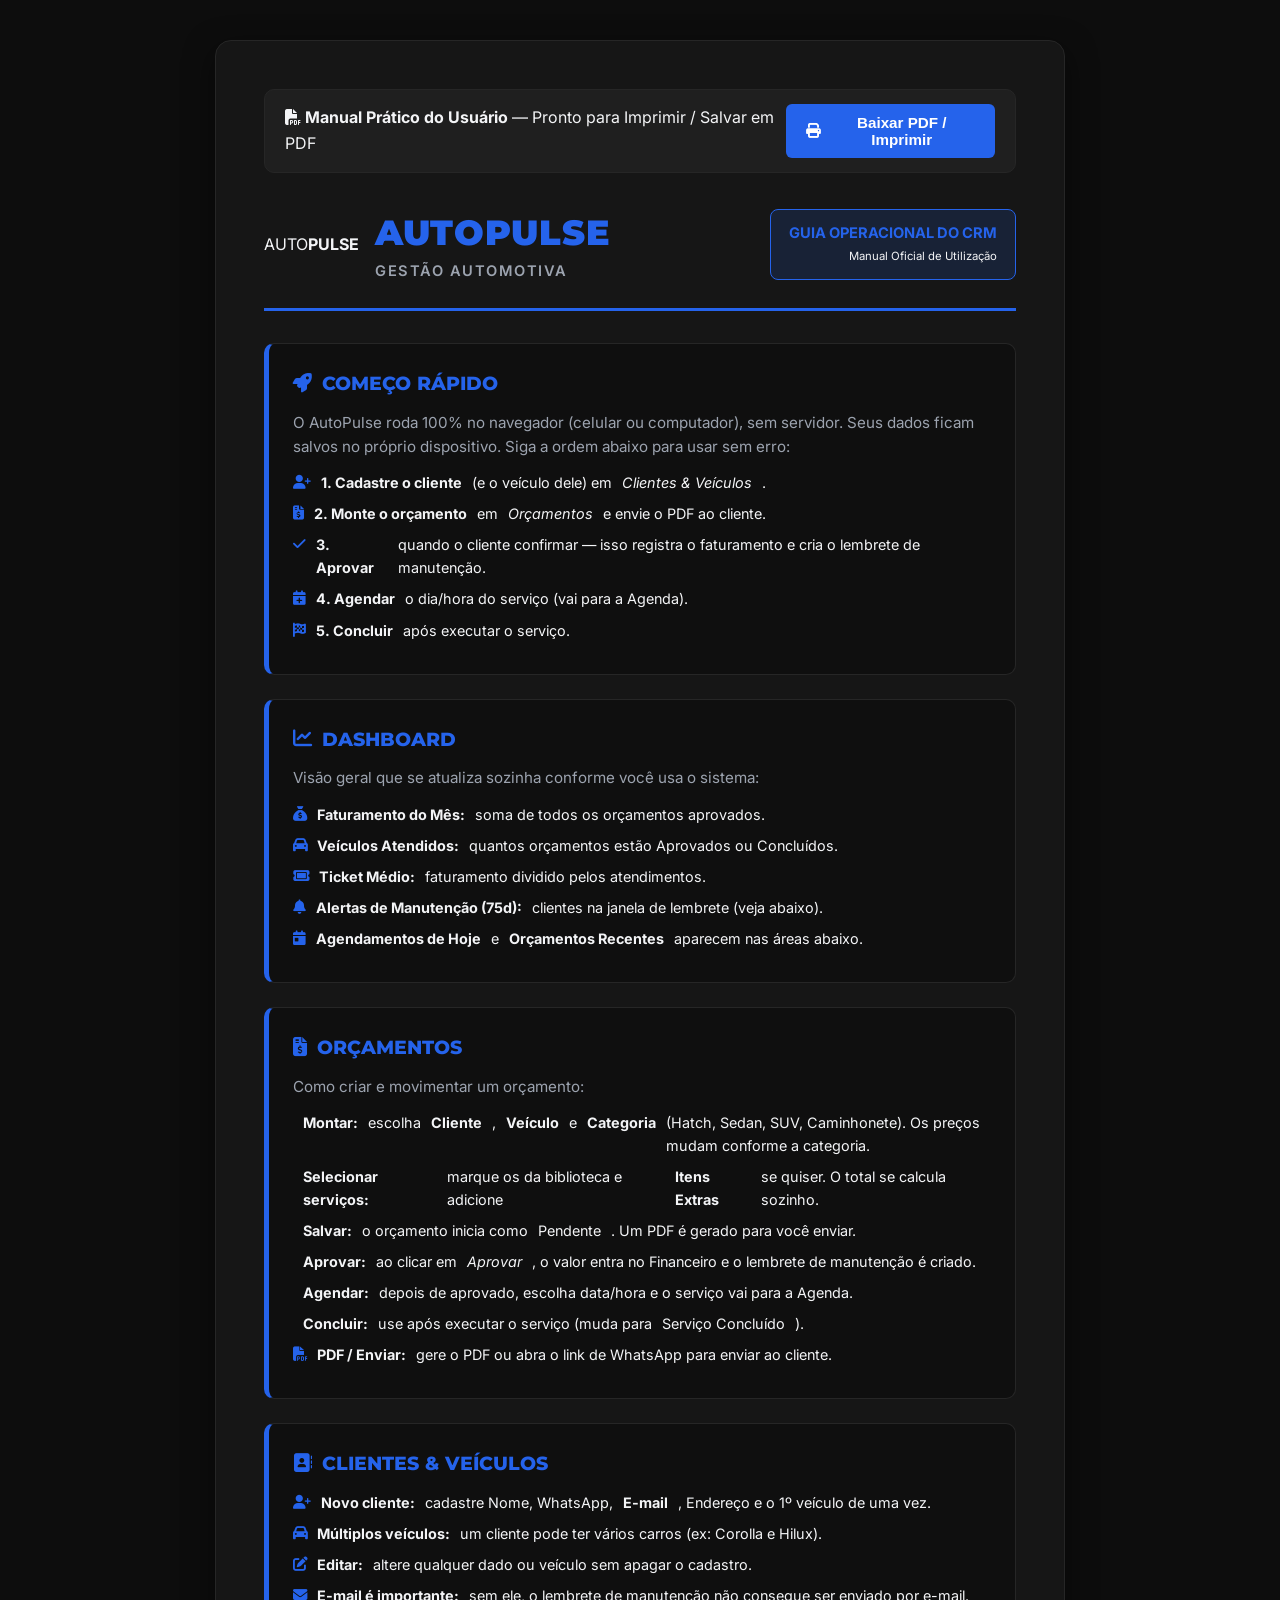
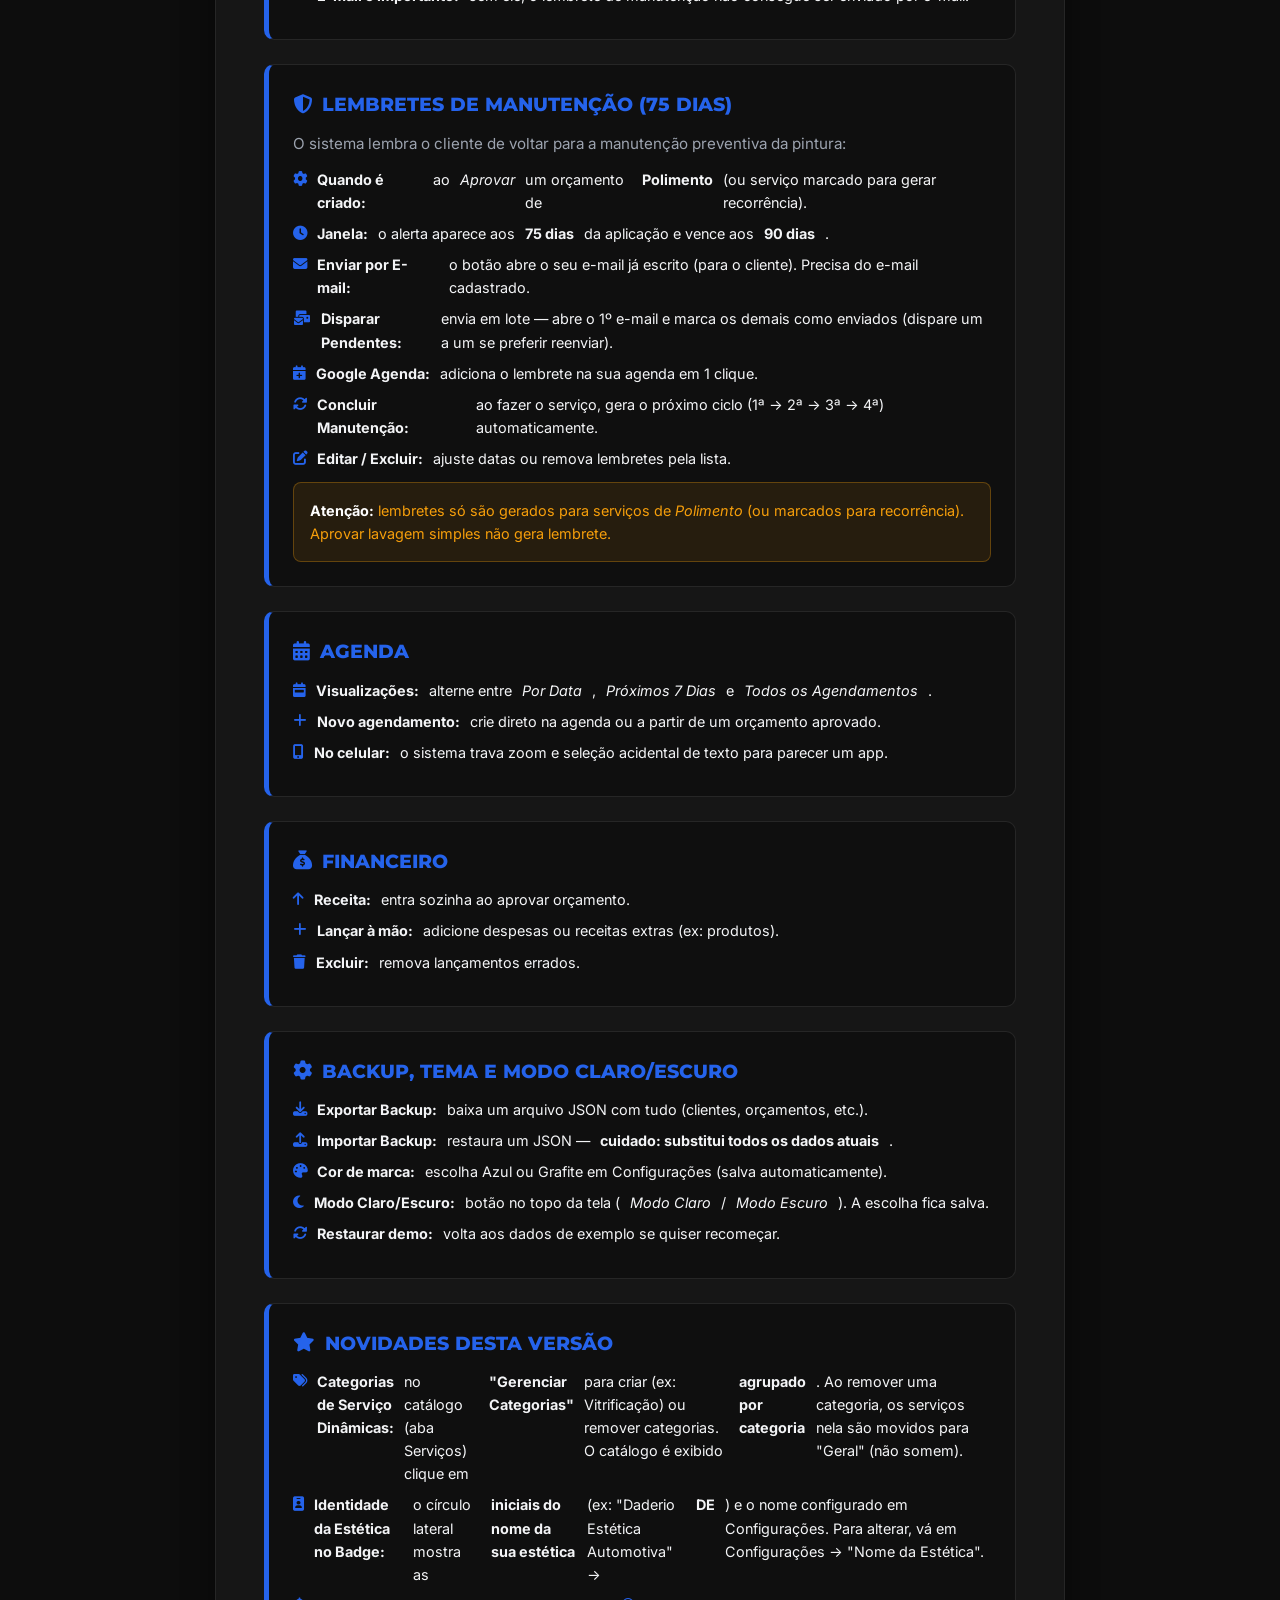
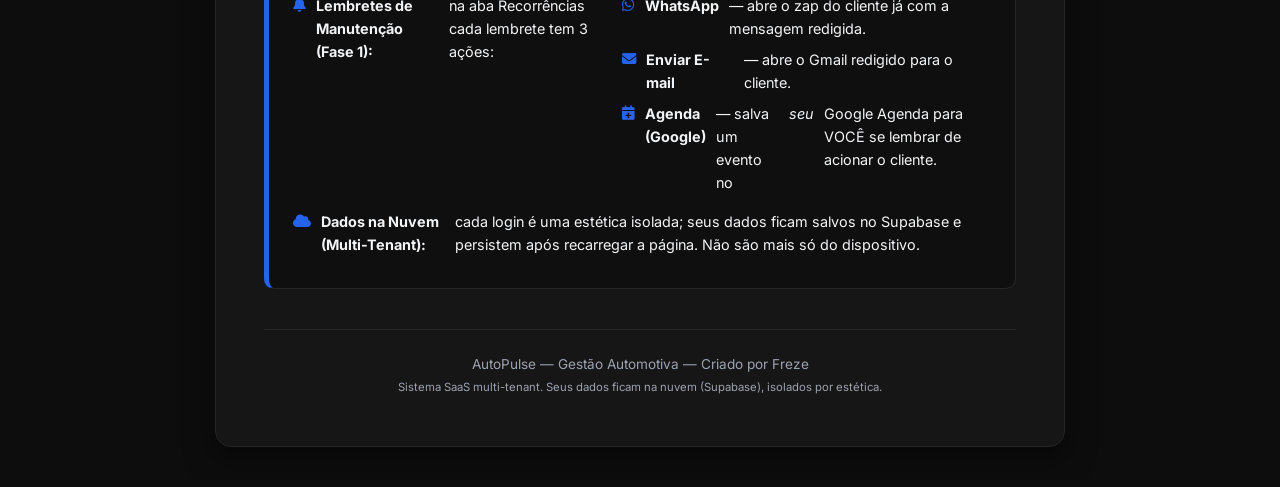
<file: manual.html>
<!DOCTYPE html>
<html lang="pt-BR">
<head>
  <meta charset="UTF-8">
  <meta name="viewport" content="width=device-width, initial-scale=1.0, maximum-scale=1.0, user-scalable=no">
  <title>Manual do Usuário — AutoPulse (Gestão Automotiva)</title>
  <link rel="preconnect" href="https://fonts.googleapis.com">
  <link rel="preconnect" href="https://fonts.gstatic.com" crossorigin>
  <link href="https://fonts.googleapis.com/css2?family=Inter:wght@300;400;500;600;700&family=Montserrat:wght@700;800;900&display=swap" rel="stylesheet">
  <link rel="stylesheet" href="https://cdnjs.cloudflare.com/ajax/libs/font-awesome/6.4.0/css/all.min.css">
  <link rel="icon" type="image/svg+xml" href="favicon.svg">
  <style>
    :root {
      --red: #2563eb;
      --dark: #0d0d0d;
      --card-bg: #161616;
      --text: #f3f4f6;
      --muted: #9ca3af;
      --border: #262626;
    }

    * { margin: 0; padding: 0; box-sizing: border-box; }

    body {
      font-family: 'Inter', sans-serif;
      background-color: var(--dark);
      color: var(--text);
      line-height: 1.6;
      padding: 40px 20px;
    }

    .manual-container {
      max-width: 850px;
      margin: 0 auto;
      background-color: var(--card-bg);
      border: 1px solid var(--border);
      border-radius: 16px;
      padding: 48px;
      box-shadow: 0 10px 30px rgba(0,0,0,0.5);
    }

    .manual-header {
      display: flex;
      justify-content: space-between;
      align-items: center;
      border-bottom: 3px solid var(--red);
      padding-bottom: 24px;
      margin-bottom: 32px;
    }

    .brand-title-wrap {
      display: flex;
      align-items: center;
      gap: 16px;
    }

    .manual-logo-img {
      width: 75px;
      height: 75px;
      object-fit: contain;
      border-radius: 8px;
      background-color: #000;
      padding: 4px;
      border: 1px solid var(--border);
    }

    .brand-title h1 {
      font-family: 'Montserrat', sans-serif;
      font-size: 26pt;
      font-weight: 900;
      color: var(--red);
      letter-spacing: 1px;
      margin: 0;
    }

    .brand-title p {
      font-size: 11pt;
      color: var(--muted);
      font-weight: 600;
      letter-spacing: 1.5px;
    }

    .header-badge {
      background-color: rgba(37, 99, 235, 0.15);
      border: 1px solid var(--red);
      color: var(--text);
      padding: 12px 18px;
      border-radius: 8px;
      text-align: right;
      font-size: 0.85rem;
    }

    .header-badge strong { font-size: 11pt; color: var(--red); }

    .print-bar {
      display: flex;
      justify-content: space-between;
      align-items: center;
      background-color: #1f1f1f;
      padding: 14px 20px;
      border-radius: 10px;
      margin-bottom: 32px;
      border: 1px solid var(--border);
    }

    .btn-print {
      background-color: var(--red);
      color: #fff;
      border: none;
      padding: 10px 20px;
      font-weight: 700;
      font-size: 0.95rem;
      border-radius: 6px;
      cursor: pointer;
      display: flex;
      align-items: center;
      gap: 8px;
    }

    .step-card {
      background-color: #0f0f0f;
      border: 1px solid var(--border);
      border-left: 5px solid var(--red);
      border-radius: 10px;
      padding: 24px;
      margin-bottom: 24px;
    }

    .step-number {
      font-family: 'Montserrat', sans-serif;
      font-size: 1.2rem;
      font-weight: 800;
      color: var(--red);
      display: flex;
      align-items: center;
      gap: 10px;
      margin-bottom: 12px;
    }

    .step-card h3 {
      font-size: 1.15rem;
      color: #fff;
      margin-bottom: 8px;
    }

    .step-card p {
      font-size: 0.95rem;
      color: var(--muted);
      margin-bottom: 12px;
    }

    .step-list {
      list-style: none;
      padding-left: 0;
    }

    .step-list li {
      font-size: 0.9rem;
      color: var(--text);
      margin-bottom: 8px;
      display: flex;
      align-items: flex-start;
      gap: 10px;
    }

    .step-list li i {
      color: var(--red);
      margin-top: 4px;
    }

    .highlight-box {
      background-color: rgba(245, 158, 11, 0.1);
      border: 1px solid rgba(245, 158, 11, 0.3);
      border-radius: 8px;
      padding: 16px;
      margin-top: 12px;
      color: #f59e0b;
      font-size: 0.9rem;
    }

    .highlight-box strong { color: #fff; }

    .manual-footer {
      border-top: 1px solid var(--border);
      padding-top: 24px;
      margin-top: 40px;
      text-align: center;
      color: var(--muted);
      font-size: 0.85rem;
    }

    @media print {
      body { background-color: #fff; color: #000; padding: 0; }
      .manual-container { background-color: #fff; color: #111; border: none; box-shadow: none; padding: 0; }
      .print-bar { display: none; }
      .step-card { background-color: #f9f9f9; border-color: #ddd; border-left-color: #2563eb; color: #111; }
      .step-card h3 { color: #2563eb; }
      .step-card p, .step-list li { color: #333; }
      .brand-title h1 { color: #2563eb; }
      .highlight-box { background-color: #fff8e6; border-color: #ffe0b2; color: #b78103; }
      .highlight-box strong { color: #111; }
    }

    @media (max-width: 600px) {
      .manual-header { flex-direction: column; align-items: flex-start; gap: 16px; }
      .header-badge { text-align: left; }
    }
  </style>
</head>
<body>

  <div class="manual-container">
    
    <div class="print-bar">
      <span><i class="fa-solid fa-file-pdf"></i> <strong>Manual Prático do Usuário</strong> — Pronto para Imprimir / Salvar em PDF</span>
      <button class="btn-print" onclick="window.print()">
        <i class="fa-solid fa-print"></i> Baixar PDF / Imprimir
      </button>
    </div>

    <div class="manual-header">
      <div class="brand-title-wrap">
        <div class="manual-brand-text">AUTO<b>PULSE</b></div>
        <div class="brand-title">
          <h1>AUTOPULSE</h1>
          <p>GESTÃO AUTOMOTIVA</p>
        </div>
      </div>
      <div class="header-badge">
        <strong>GUIA OPERACIONAL DO CRM</strong><br>
        <small>Manual Oficial de Utilização</small>
      </div>
    </div>

    <!-- COMO USAR -->
    <div class="step-card">
      <div class="step-number"><i class="fa-solid fa-rocket"></i> COMEÇO RÁPIDO</div>
      <p>O AutoPulse roda 100% no navegador (celular ou computador), sem servidor. Seus dados ficam salvos no próprio dispositivo. Siga a ordem abaixo para usar sem erro:</p>
      <ul class="step-list">
        <li><i class="fa-solid fa-user-plus"></i> <strong>1. Cadastre o cliente</strong> (e o veículo dele) em <em>Clientes &amp; Veículos</em>.</li>
        <li><i class="fa-solid fa-file-invoice-dollar"></i> <strong>2. Monte o orçamento</strong> em <em>Orçamentos</em> e envie o PDF ao cliente.</li>
        <li><i class="fa-solid fa-check"></i> <strong>3. Aprovar</strong> quando o cliente confirmar — isso registra o faturamento e cria o lembrete de manutenção.</li>
        <li><i class="fa-solid fa-calendar-plus"></i> <strong>4. Agendar</strong> o dia/hora do serviço (vai para a Agenda).</li>
        <li><i class="fa-solid fa-flag-checkered"></i> <strong>5. Concluir</strong> após executar o serviço.</li>
      </ul>
    </div>

    <!-- DASHBOARD -->
    <div class="step-card">
      <div class="step-number"><i class="fa-solid fa-chart-line"></i> DASHBOARD</div>
      <p>Visão geral que se atualiza sozinha conforme você usa o sistema:</p>
      <ul class="step-list">
        <li><i class="fa-solid fa-sack-dollar"></i> <strong>Faturamento do Mês:</strong> soma de todos os orçamentos aprovados.</li>
        <li><i class="fa-solid fa-car"></i> <strong>Veículos Atendidos:</strong> quantos orçamentos estão Aprovados ou Concluídos.</li>
        <li><i class="fa-solid fa-ticket"></i> <strong>Ticket Médio:</strong> faturamento dividido pelos atendimentos.</li>
        <li><i class="fa-solid fa-bell"></i> <strong>Alertas de Manutenção (75d):</strong> clientes na janela de lembrete (veja abaixo).</li>
        <li><i class="fa-solid fa-calendar-day"></i> <strong>Agendamentos de Hoje</strong> e <strong>Orçamentos Recentes</strong> aparecem nas áreas abaixo.</li>
      </ul>
    </div>

    <!-- ORCAMENTOS -->
    <div class="step-card">
      <div class="step-number"><i class="fa-solid fa-file-invoice-dollar"></i> ORÇAMENTOS</div>
      <p>Como criar e movimentar um orçamento:</p>
      <ul class="step-list">
        <li><i class="fa-solid fa-circle-1"></i> <strong>Montar:</strong> escolha <strong>Cliente</strong>, <strong>Veículo</strong> e <strong>Categoria</strong> (Hatch, Sedan, SUV, Caminhonete). Os preços mudam conforme a categoria.</li>
        <li><i class="fa-solid fa-circle-2"></i> <strong>Selecionar serviços:</strong> marque os da biblioteca e adicione <strong>Itens Extras</strong> se quiser. O total se calcula sozinho.</li>
        <li><i class="fa-solid fa-circle-3"></i> <strong>Salvar:</strong> o orçamento inicia como <span class="badge badge-pending">Pendente</span>. Um PDF é gerado para você enviar.</li>
        <li><i class="fa-solid fa-circle-4"></i> <strong>Aprovar:</strong> ao clicar em <em>Aprovar</em>, o valor entra no Financeiro e o lembrete de manutenção é criado.</li>
        <li><i class="fa-solid fa-circle-5"></i> <strong>Agendar:</strong> depois de aprovado, escolha data/hora e o serviço vai para a Agenda.</li>
        <li><i class="fa-solid fa-circle-6"></i> <strong>Concluir:</strong> use após executar o serviço (muda para <span class="badge badge-concluded">Serviço Concluído</span>).</li>
        <li><i class="fa-solid fa-file-pdf"></i> <strong>PDF / Enviar:</strong> gere o PDF ou abra o link de WhatsApp para enviar ao cliente.</li>
      </ul>
    </div>

    <!-- CLIENTES -->
    <div class="step-card">
      <div class="step-number"><i class="fa-solid fa-address-book"></i> CLIENTES &amp; VEÍCULOS</div>
      <ul class="step-list">
        <li><i class="fa-solid fa-user-plus"></i> <strong>Novo cliente:</strong> cadastre Nome, WhatsApp, <strong>E-mail</strong>, Endereço e o 1º veículo de uma vez.</li>
        <li><i class="fa-solid fa-car"></i> <strong>Múltiplos veículos:</strong> um cliente pode ter vários carros (ex: Corolla e Hilux).</li>
        <li><i class="fa-solid fa-pen-to-square"></i> <strong>Editar:</strong> altere qualquer dado ou veículo sem apagar o cadastro.</li>
        <li><i class="fa-solid fa-envelope"></i> <strong>E-mail é importante:</strong> sem ele, o lembrete de manutenção não consegue ser enviado por e-mail.</li>
      </ul>
    </div>

    <!-- LEMBRETES 75d -->
    <div class="step-card">
      <div class="step-number"><i class="fa-solid fa-shield-halved"></i> LEMBRETES DE MANUTENÇÃO (75 DIAS)</div>
      <p>O sistema lembra o cliente de voltar para a manutenção preventiva da pintura:</p>
      <ul class="step-list">
        <li><i class="fa-solid fa-gear"></i> <strong>Quando é criado:</strong> ao <em>Aprovar</em> um orçamento de <strong>Polimento</strong> (ou serviço marcado para gerar recorrência).</li>
        <li><i class="fa-solid fa-clock"></i> <strong>Janela:</strong> o alerta aparece aos <strong>75 dias</strong> da aplicação e vence aos <strong>90 dias</strong>.</li>
        <li><i class="fa-solid fa-envelope"></i> <strong>Enviar por E-mail:</strong> o botão abre o seu e-mail já escrito (para o cliente). Precisa do e-mail cadastrado.</li>
        <li><i class="fa-solid fa-envelopes-bulk"></i> <strong>Disparar Pendentes:</strong> envia em lote — abre o 1º e-mail e marca os demais como enviados (dispare um a um se preferir reenviar).</li>
        <li><i class="fa-solid fa-calendar-plus"></i> <strong>Google Agenda:</strong> adiciona o lembrete na sua agenda em 1 clique.</li>
        <li><i class="fa-solid fa-rotate"></i> <strong>Concluir Manutenção:</strong> ao fazer o serviço, gera o próximo ciclo (1ª → 2ª → 3ª → 4ª) automaticamente.</li>
        <li><i class="fa-solid fa-pen-to-square"></i> <strong>Editar / Excluir:</strong> ajuste datas ou remova lembretes pela lista.</li>
      </ul>
      <div class="highlight-box">
        <strong>Atenção:</strong> lembretes só são gerados para serviços de <em>Polimento</em> (ou marcados para recorrência). Aprovar lavagem simples não gera lembrete.
      </div>
    </div>

    <!-- AGENDA -->
    <div class="step-card">
      <div class="step-number"><i class="fa-solid fa-calendar-days"></i> AGENDA</div>
      <ul class="step-list">
        <li><i class="fa-solid fa-calendar-week"></i> <strong>Visualizações:</strong> alterne entre <em>Por Data</em>, <em>Próximos 7 Dias</em> e <em>Todos os Agendamentos</em>.</li>
        <li><i class="fa-solid fa-plus"></i> <strong>Novo agendamento:</strong> crie direto na agenda ou a partir de um orçamento aprovado.</li>
        <li><i class="fa-solid fa-mobile-screen-button"></i> <strong>No celular:</strong> o sistema trava zoom e seleção acidental de texto para parecer um app.</li>
      </ul>
    </div>

    <!-- FINANCEIRO -->
    <div class="step-card">
      <div class="step-number"><i class="fa-solid fa-sack-dollar"></i> FINANCEIRO</div>
      <ul class="step-list">
        <li><i class="fa-solid fa-arrow-up"></i> <strong>Receita:</strong> entra sozinha ao aprovar orçamento.</li>
        <li><i class="fa-solid fa-plus"></i> <strong>Lançar à mão:</strong> adicione despesas ou receitas extras (ex: produtos).</li>
        <li><i class="fa-solid fa-trash"></i> <strong>Excluir:</strong> remova lançamentos errados.</li>
      </ul>
    </div>

    <!-- BACKUP / TEMA -->
    <div class="step-card">
      <div class="step-number"><i class="fa-solid fa-gear"></i> BACKUP, TEMA E MODO CLARO/ESCURO</div>
      <ul class="step-list">
        <li><i class="fa-solid fa-download"></i> <strong>Exportar Backup:</strong> baixa um arquivo JSON com tudo (clientes, orçamentos, etc.).</li>
        <li><i class="fa-solid fa-upload"></i> <strong>Importar Backup:</strong> restaura um JSON — <strong>cuidado: substitui todos os dados atuais</strong>.</li>
        <li><i class="fa-solid fa-palette"></i> <strong>Cor de marca:</strong> escolha Azul ou Grafite em Configurações (salva automaticamente).</li>
        <li><i class="fa-solid fa-moon"></i> <strong>Modo Claro/Escuro:</strong> botão no topo da tela (<em>Modo Claro</em> / <em>Modo Escuro</em>). A escolha fica salva.</li>
        <li><i class="fa-solid fa-rotate"></i> <strong>Restaurar demo:</strong> volta aos dados de exemplo se quiser recomeçar.</li>
      </ul>
    </div>

    <!-- NOVIDADES DESTA VERSAO -->
    <div class="step-card">
      <div class="step-number"><i class="fa-solid fa-star"></i> NOVIDADES DESTA VERSÃO</div>
      <ul class="step-list">
        <li><i class="fa-solid fa-tags"></i> <strong>Categorias de Serviço Dinâmicas:</strong> no catálogo (aba Serviços) clique em <strong>"Gerenciar Categorias"</strong> para criar (ex: Vitrificação) ou remover categorias. O catálogo é exibido <strong>agrupado por categoria</strong>. Ao remover uma categoria, os serviços nela são movidos para "Geral" (não somem).</li>
        <li><i class="fa-solid fa-id-badge"></i> <strong>Identidade da Estética no Badge:</strong> o círculo lateral mostra as <strong>iniciais do nome da sua estética</strong> (ex: "Daderio Estética Automotiva" → <strong>DE</strong>) e o nome configurado em Configurações. Para alterar, vá em Configurações → "Nome da Estética".</li>
        <li><i class="fa-solid fa-bell"></i> <strong>Lembretes de Manutenção (Fase 1):</strong> na aba Recorrências cada lembrete tem 3 ações:
          <ul>
            <li><i class="fa-brands fa-whatsapp text-success"></i> <strong>WhatsApp</strong> — abre o zap do cliente já com a mensagem redigida.</li>
            <li><i class="fa-solid fa-envelope"></i> <strong>Enviar E-mail</strong> — abre o Gmail redigido para o cliente.</li>
            <li><i class="fa-solid fa-calendar-plus"></i> <strong>Agenda (Google)</strong> — salva um evento no <em>seu</em> Google Agenda para VOCÊ se lembrar de acionar o cliente.</li>
          </ul>
        </li>
        <li><i class="fa-solid fa-cloud"></i> <strong>Dados na Nuvem (Multi-Tenant):</strong> cada login é uma estética isolada; seus dados ficam salvos no Supabase e persistem após recarregar a página. Não são mais só do dispositivo.</li>
      </ul>
    </div>

    <div class="manual-footer">
      <p>AutoPulse — Gestão Automotiva — Criado por Freze</p>
      <small>Sistema SaaS multi-tenant. Seus dados ficam na nuvem (Supabase), isolados por estética.</small>
    </div>

  </div>

  <script>
    if (window.location.search.includes('print=true')) {
      window.print();
    }
  </script>
</body>
</html>
</file>
